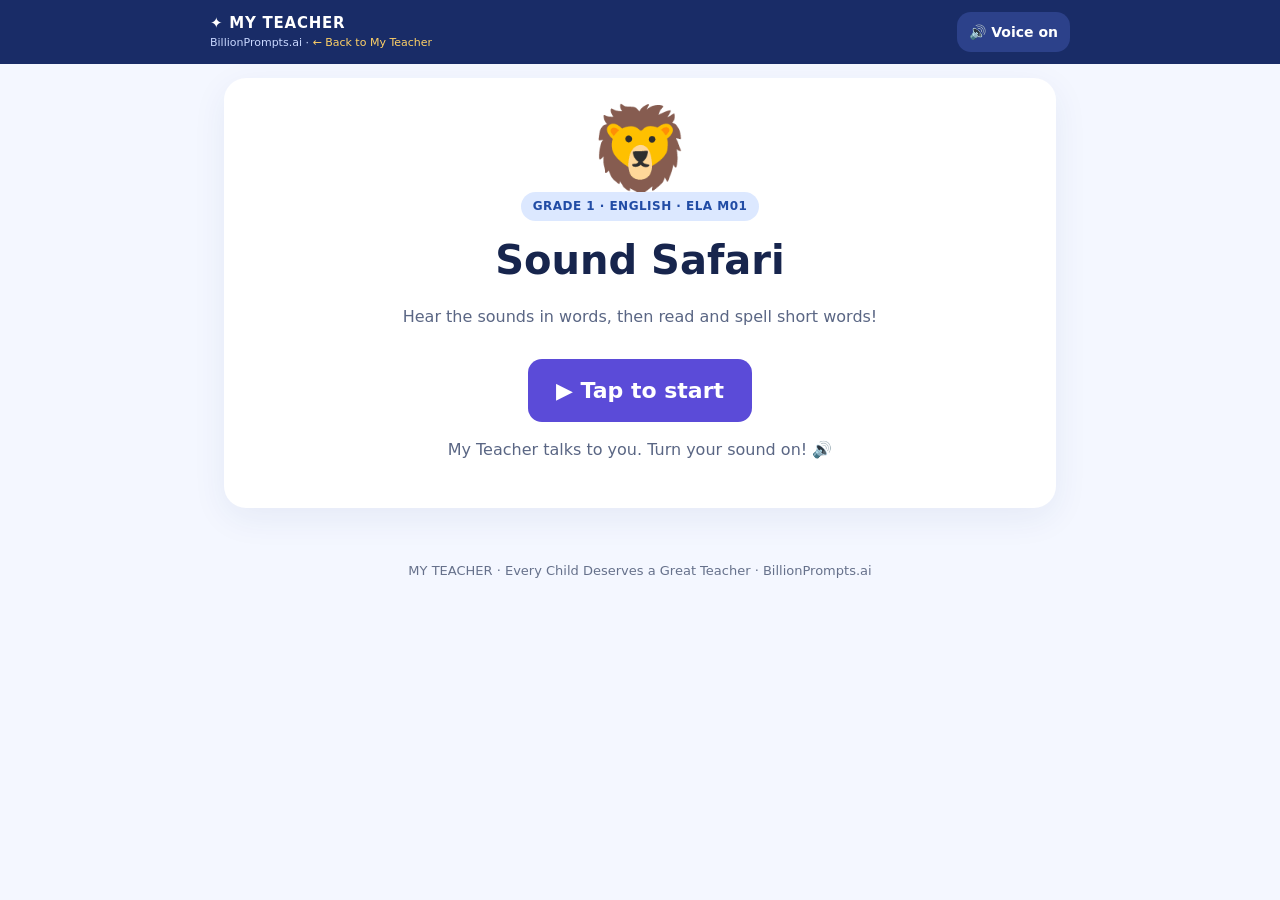
<file: modules/g1-ela-m01/index.html>
<!doctype html>
<html lang="en">
<head>
<meta charset="utf-8">
<meta name="viewport" content="width=device-width,initial-scale=1">
<meta name="theme-color" content="#192c67">
<title>My Teacher · Grade 1 English · Sound Safari</title>
<link rel="stylesheet" href="../engine/player.css">
</head>
<body>
<header class="mt">
  <div class="brand">✦ MY TEACHER <small>BillionPrompts.ai · <a href="../../">← Back to My Teacher</a></small></div>
  <button id="voiceBtn" type="button" aria-pressed="true">🔊 Voice on</button>
</header>
<main class="mt" id="app" aria-live="polite">Loading…</main>
<footer class="mt">MY TEACHER · Every Child Deserves a Great Teacher · BillionPrompts.ai</footer>
<script src="chapter.js"></script>
<script src="../engine/player.js"></script>
</body>
</html>
</file>
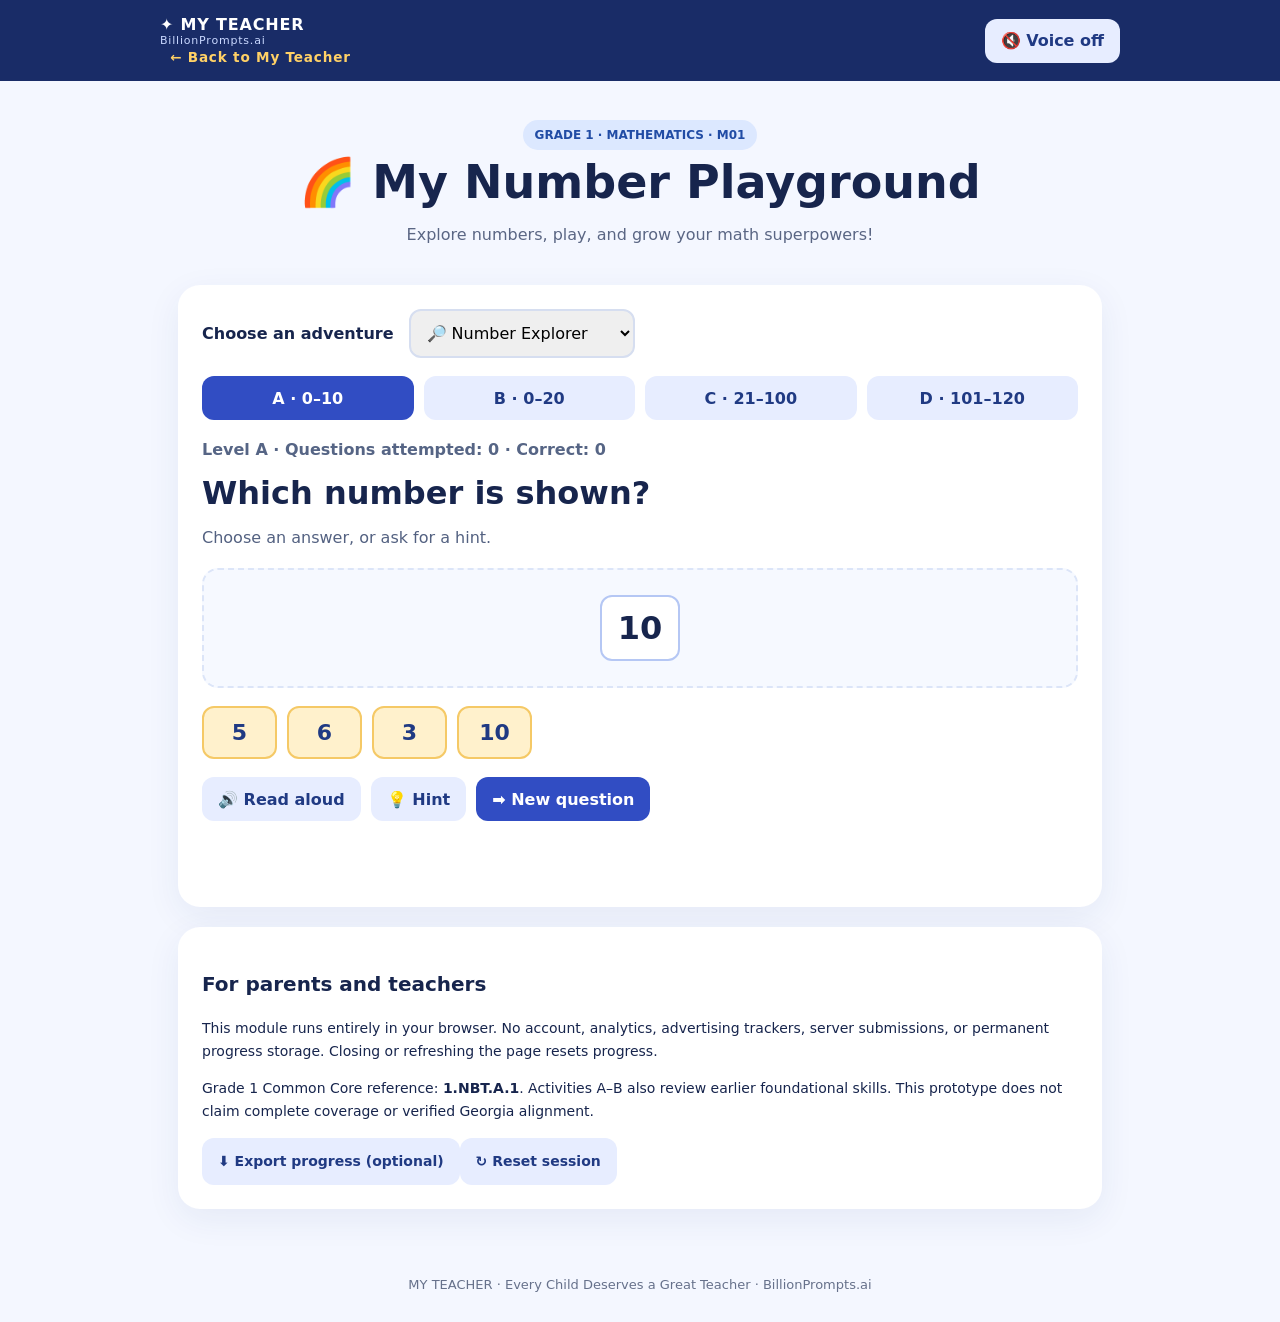
<file: modules/g1-math-m01/index.html>
<!doctype html><html lang="en"><head><meta charset="utf-8"><meta name="viewport" content="width=device-width,initial-scale=1"><title>My Teacher · Number Playground</title><link rel="stylesheet" href="assets/style.css"></head><body><header><div class="brand">✦ MY TEACHER <small>BillionPrompts.ai</small> <a href="../../" style="color:#ffd166;font-size:.85rem;text-decoration:none;margin-left:10px">← Back to My Teacher</a></div><button id="sound" aria-pressed="false">🔇 Voice off</button></header><main><div class="intro"><span class="pill">GRADE 1 · MATHEMATICS · M01</span><h1>🌈 My Number Playground</h1><p>Explore numbers, play, and grow your math superpowers!</p></div><section class="panel" aria-label="Learning activity"><div class="top"><label for="mode">Choose an adventure</label><select id="mode"><option value="explore">🔎 Number Explorer</option><option value="count">🌼 Counting Garden</option><option value="match">🧩 Number Match</option><option value="train">🚂 Number Train</option><option value="missing">✨ Missing Number</option><option value="adventure">🎯 Number Adventure</option><option value="mastery">🏆 Mastery Challenge</option></select></div><div class="levels" aria-label="Difficulty"><button data-level="0" class="active">A · 0–10</button><button data-level="1">B · 0–20</button><button data-level="2">C · 21–100</button><button data-level="3">D · 101–120</button></div><div id="progress" aria-live="polite"></div><h2 id="question">Ready?</h2><p id="hint"></p><div id="stage" aria-label="Math activity"></div><div id="choices"></div><div class="actions"><button id="listen">🔊 Read aloud</button><button id="help">💡 Hint</button><button id="next">➡️ New question</button></div><p id="feedback" role="status" aria-live="polite"></p></section><section class="panel note"><h2>For parents and teachers</h2><p>This module runs entirely in your browser. No account, analytics, advertising trackers, server submissions, or permanent progress storage. Closing or refreshing the page resets progress.</p><p>Grade 1 Common Core reference: <strong>1.NBT.A.1</strong>. Activities A–B also review earlier foundational skills. This prototype does not claim complete coverage or verified Georgia alignment.</p><button id="export">⬇️ Export progress (optional)</button><button id="reset">↻ Reset session</button></section></main><footer>MY TEACHER · Every Child Deserves a Great Teacher · BillionPrompts.ai</footer><script src="assets/app.js"></script></body></html>
</file>
<file: modules/engine/player.css>
/* My Teacher — shared lesson player styles. Mobile-first, no external fonts. */
*{box-sizing:border-box}
:root{--ink:#17254d;--muted:#5a6684;--brand:#5b4bd8;--brand-dark:#3f31b5;--navy:#192c67;--bg:#f4f7ff;--card:#fff;--good:#137247;--good-bg:#e3f7ec;--warn:#a3481a;--warn-bg:#fff0e6;--gold:#f5b400;--line:#dce5f8}
body{margin:0;background:var(--bg);color:var(--ink);font-family:system-ui,-apple-system,"Segoe UI",sans-serif;line-height:1.45}
button,input,select{font:inherit}
button{border:0;border-radius:14px;padding:12px 16px;font-weight:800;cursor:pointer;min-height:48px;background:#e7edff;color:#203a83}
button:hover{filter:brightness(.97)}
button:focus-visible,input:focus-visible{outline:3px solid #e99e00;outline-offset:2px}
button:disabled{cursor:default}
.primary{background:var(--brand);color:#fff}
.ghost{background:transparent;color:#203a83;border:2px solid var(--line)}
header.mt{display:flex;justify-content:space-between;align-items:center;gap:10px;padding:12px max(14px,calc((100% - 860px)/2));background:var(--navy);color:#fff}
header.mt .brand{font-weight:900;letter-spacing:.05em;font-size:15px}
header.mt .brand small{display:block;font-size:11px;font-weight:500;color:#c9d8ff;letter-spacing:0}
header.mt .brand a{color:#ffd166;text-decoration:none}
header.mt button{min-height:40px;padding:8px 12px;background:#2c418a;color:#fff;font-size:14px}
main.mt{max-width:860px;margin:auto;padding:14px}
.card{background:var(--card);border-radius:22px;box-shadow:0 10px 35px #1a3c8412;padding:20px;margin-bottom:16px}
.pill{display:inline-block;font-size:12px;background:#dce8ff;color:#214ca5;padding:6px 12px;border-radius:50px;font-weight:800;letter-spacing:.04em}
h1{font-size:clamp(26px,6vw,40px);margin:10px 0 6px}
h2{font-size:clamp(20px,4.5vw,28px);margin:6px 0 10px}
.muted{color:var(--muted)}
.center{text-align:center}
.row{display:flex;flex-wrap:wrap;gap:10px;align-items:center}
.row.end{justify-content:flex-end}
.spacer{flex:1}
/* start screen */
.start{text-align:center;padding:30px 20px}
.start .big{font-size:84px;line-height:1}
.start button{font-size:22px;padding:16px 28px;margin-top:14px}
/* skill map */
.skills{display:grid;gap:12px}
.skill{display:flex;align-items:center;gap:14px;text-align:left;background:#fff;border:2px solid var(--line);border-radius:18px;padding:14px;width:100%;color:var(--ink)}
.skill .ico{font-size:36px;width:52px;text-align:center}
.skill b{display:block;font-size:18px}
.skill small{color:var(--muted);font-weight:600}
.skill .status{margin-left:auto;font-size:26px}
.skill.done{border-color:#9fdcb8;background:#f4fcf7}
.skill.review{border-color:#f5c966;background:#fffaf0}
.checkbtn{width:100%;font-size:20px;padding:16px;margin-top:6px}
/* stepper */
.steps{display:flex;gap:6px;margin:4px 0 12px}
.steps span{flex:1;height:8px;border-radius:8px;background:#e2e8f7}
.steps span.on{background:var(--brand)}
.stepname{font-size:13px;font-weight:800;color:var(--brand-dark);letter-spacing:.06em;text-transform:uppercase}
/* learn cards */
.learn{text-align:center;padding:10px 0}
.learn .emoji{font-size:76px;line-height:1.1}
.learn p{font-size:clamp(20px,4.6vw,26px);margin:14px auto;max-width:560px}
/* question */
.prompt{font-size:clamp(21px,4.8vw,28px);font-weight:800;margin:6px 0 10px}
.stage{min-height:120px;display:flex;align-items:center;justify-content:center;flex-wrap:wrap;gap:10px;background:#f6f9ff;border:2px dashed var(--line);border-radius:18px;padding:14px;margin-bottom:14px}
.stage .pic{font-size:72px;line-height:1}
.stage .word{font-size:clamp(44px,12vw,72px);font-weight:900;letter-spacing:.12em;color:var(--navy)}
.stage .label{font-size:22px;font-weight:800;color:var(--muted)}
.options{display:grid;grid-template-columns:repeat(auto-fit,minmax(130px,1fr));gap:12px}
.options.letters{grid-template-columns:repeat(auto-fit,minmax(64px,1fr))}
.opt{background:#fff8e6;border:3px solid #f5d27a;color:var(--ink);min-height:96px;display:flex;flex-direction:column;align-items:center;justify-content:center;gap:4px;border-radius:18px;padding:10px}
.opt .oe{font-size:48px;line-height:1}
.opt .ol{font-size:20px;font-weight:800}
.options.letters .opt{min-height:72px}
.options.letters .opt .ol{font-size:34px}
.opt.right{background:var(--good-bg);border-color:#47b97a}
.opt.wrong{background:#f3f3f3;border-color:#d0d0d0;opacity:.55}
.tools{display:flex;gap:10px;flex-wrap:wrap;margin-top:14px}
.tools button{flex:1;min-width:130px}
.feedback{min-height:28px;margin-top:12px;padding:0;border-radius:14px;font-weight:700;font-size:18px}
.feedback.show{padding:12px 14px}
.feedback.good{background:var(--good-bg);color:var(--good)}
.feedback.try{background:var(--warn-bg);color:var(--warn)}
.feedback.hint{background:#eef1ff;color:#2a3a8c}
.meter{font-size:14px;color:var(--muted);font-weight:700;margin-top:8px}
.stars{font-size:26px;letter-spacing:4px}
/* results */
.result{text-align:center}
.result .big{font-size:80px;line-height:1}
.result ul{text-align:left;display:inline-block;margin:10px 0}
.note{font-size:14px;line-height:1.6;color:var(--muted)}
.note label{display:flex;gap:8px;align-items:center;font-weight:700;color:var(--ink)}
footer.mt{text-align:center;padding:24px;color:#66718b;font-size:13px}
.pop{animation:pop .35s ease}
@keyframes pop{0%{transform:scale(.9)}60%{transform:scale(1.06)}100%{transform:scale(1)}}
[tabindex="-1"]:focus{outline:none}
@media(max-width:520px){.card{padding:16px}.options{grid-template-columns:repeat(2,1fr)}.options.n3{grid-template-columns:repeat(3,1fr);gap:8px}.options.n3 .opt{min-height:88px;padding:8px 4px}.options.n3 .opt .ol{font-size:18px}.options.letters{grid-template-columns:repeat(5,1fr)}.opt .oe{font-size:42px}}
@media(prefers-reduced-motion:reduce){*{animation:none!important;scroll-behavior:auto!important}}
</file>
<file: modules/g1-math-m01/assets/style.css>
*{box-sizing:border-box}body{margin:0;background:#f4f7ff;color:#17254d;font-family:system-ui,-apple-system,Segoe UI,sans-serif}header{display:flex;justify-content:space-between;align-items:center;padding:15px max(16px,calc((100% - 960px)/2));background:#192c67;color:white}.brand{font-weight:900;letter-spacing:.05em}.brand small{display:block;font-size:11px;font-weight:500;color:#c9d8ff}main{max-width:960px;margin:auto;padding:18px}.intro{text-align:center;padding:25px 0}.intro h1{font-size:clamp(28px,6vw,46px);margin:12px 0}.intro p{color:#5a6684}.pill{font-size:12px;background:#dce8ff;color:#214ca5;padding:8px 12px;border-radius:50px;font-weight:800}.panel{background:white;border-radius:22px;box-shadow:0 10px 35px #1a3c8412;padding:24px;margin-bottom:20px}.top{display:flex;gap:15px;align-items:center;flex-wrap:wrap}.top label{font-weight:800}select,button,input{font:inherit}select{padding:12px;border-radius:12px;border:2px solid #d6def0;max-width:100%}button{border:0;background:#e7edff;color:#203a83;border-radius:12px;padding:12px 16px;font-weight:800;cursor:pointer;min-height:44px}button:focus-visible,input:focus-visible,select:focus-visible{outline:3px solid #e99e00;outline-offset:2px}button:hover{filter:brightness(.96)}.levels,.actions,#choices{display:flex;flex-wrap:wrap;gap:10px;margin:18px 0}.levels button{flex:1;min-width:125px}.levels .active{background:#314dc3;color:white}#progress{color:#566585;font-weight:700;margin-top:20px}#question{font-size:clamp(22px,4vw,32px);margin:15px 0 8px}#hint{color:#536181;min-height:24px}#stage{min-height:120px;display:flex;align-items:center;justify-content:center;flex-wrap:wrap;gap:10px;background:#f6f9ff;border:2px dashed #dce5f8;border-radius:16px;padding:16px;font-size:32px}.tile{background:#fff;border:2px solid #b5c7f4;border-radius:12px;padding:12px 16px;min-width:56px;text-align:center;font-weight:900}.symbol{font-size:36px}.answer{background:#fff1cc;border:2px solid #f5c966;font-size:22px;min-width:75px}.answer:disabled{opacity:.65}.actions #next{background:#314dc3;color:white}#feedback{font-weight:800;min-height:28px}.note{font-size:14px;line-height:1.65}.note h2{font-size:20px}footer{text-align:center;padding:30px;color:#66718b;font-size:13px}input[type=number]{width:145px;padding:12px;font-size:23px;border-radius:12px;border:2px solid #aabbea}@media(max-width:560px){.panel{padding:16px}.levels button{min-width:calc(50% - 5px)}.actions button{flex:1}}@media(prefers-reduced-motion:reduce){*{scroll-behavior:auto!important;animation:none!important}}
</file>
